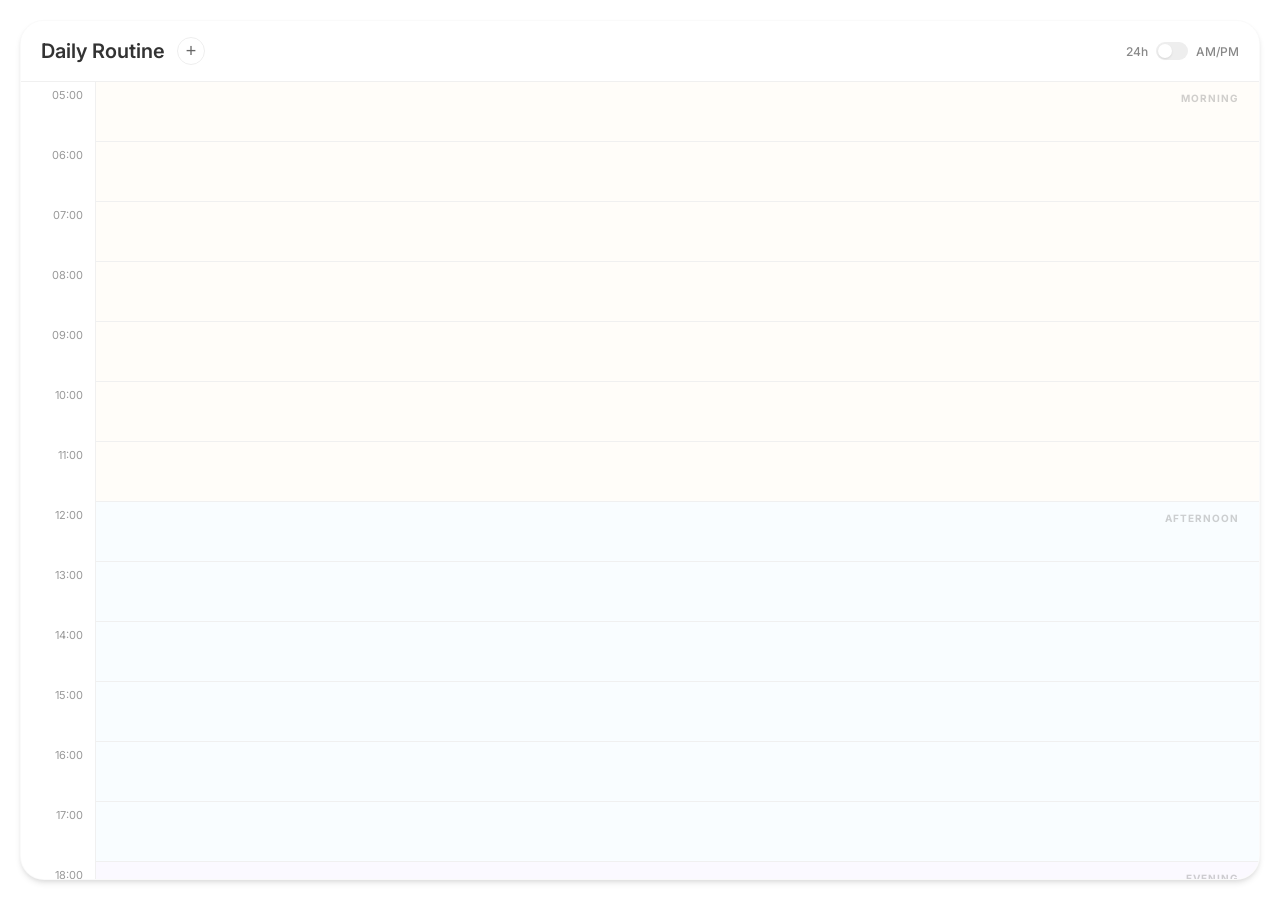
<file: index.html>
<!DOCTYPE html>
<html lang="en">

<head>
    <meta charset="UTF-8">
    <meta name="viewport" content="width=device-width, initial-scale=1.0">
    <title>Daily Routine</title>
    <link rel="preconnect" href="https://fonts.googleapis.com">
    <link rel="preconnect" href="https://fonts.gstatic.com" crossorigin>
    <link href="https://fonts.googleapis.com/css2?family=Inter:wght@400;500;600;700&display=swap" rel="stylesheet">
    <link rel="stylesheet" href="style.css">
</head>

<body>
    <div class="app-container">
        <header class="header">
            <div class="header-left">
                <h1>Daily Routine</h1>
                <button id="add-event-btn" class="add-btn" title="Add Entry">+</button>
            </div>
            <div class="controls">
                <span class="time-format-label">24h</span>
                <label class="switch">
                    <input type="checkbox" id="time-format-toggle">
                    <span class="slider round"></span>
                </label>
                <span class="time-format-label">AM/PM</span>
            </div>
        </header>

        <div class="planner-wrapper">
            <div class="time-column" id="time-column">
                <!-- Time labels generated by JS -->
            </div>
            <div class="days-grid" id="days-grid">
                <!-- Single Day Column generated by JS -->
            </div>
        </div>
    </div>

    <!-- Modal -->
    <div id="event-modal" class="modal hidden">
        <div class="modal-content">
            <div class="modal-header">
                <h2 id="modal-title">New Entry</h2>
                <button id="close-modal" class="close-btn">&times;</button>
            </div>
            <div class="modal-body">
                <div class="form-group">
                    <label for="event-title">Activity</label>
                    <input type="text" id="event-title" autocapitalize="words">
                </div>

                <!-- Day selection hidden/removed for Daily Routine -->
                <input type="hidden" id="event-day" value="0">

                <div class="form-row">
                    <div class="form-group">
                        <label>Start</label>
                        <div id="start-wrapper" class="time-12h">
                            <input type="number" id="start-h" min="0" max="23" placeholder="09" class="t-input">
                            <span class="colon">:</span>
                            <input type="number" id="start-m" min="0" max="59" placeholder="00" class="t-input">
                            <select id="start-ampm" class="t-select hidden">
                                <option value="AM">AM</option>
                                <option value="PM">PM</option>
                            </select>
                            <input type="hidden" id="event-start">
                        </div>
                    </div>
                    <div class="form-group">
                        <label>End</label>
                        <div id="end-wrapper" class="time-12h">
                            <input type="number" id="end-h" min="0" max="23" placeholder="10" class="t-input">
                            <span class="colon">:</span>
                            <input type="number" id="end-m" min="0" max="59" placeholder="00" class="t-input">
                            <select id="end-ampm" class="t-select hidden">
                                <option value="AM">AM</option>
                                <option value="PM">PM</option>
                            </select>
                            <input type="hidden" id="event-end">
                        </div>
                        <div id="time-error-msg" class="error-text hidden">End time must be after start time</div>
                    </div>
                </div>

                <div class="form-group">
                    <label>Color Tag</label>
                    <div class="color-options" id="color-options">
                        <!-- Generated by JS -->
                    </div>
                </div>
            </div>
            <div class="modal-footer">
                <button id="delete-btn" class="btn btn-danger hidden">Delete</button>
                <div class="spacer"></div>
                <button id="cancel-btn" class="btn btn-secondary">Cancel</button>
                <button id="save-btn" class="btn btn-primary">Save</button>
            </div>
        </div>
    </div>

    <script src="script.js"></script>
</body>

</html>
</file>
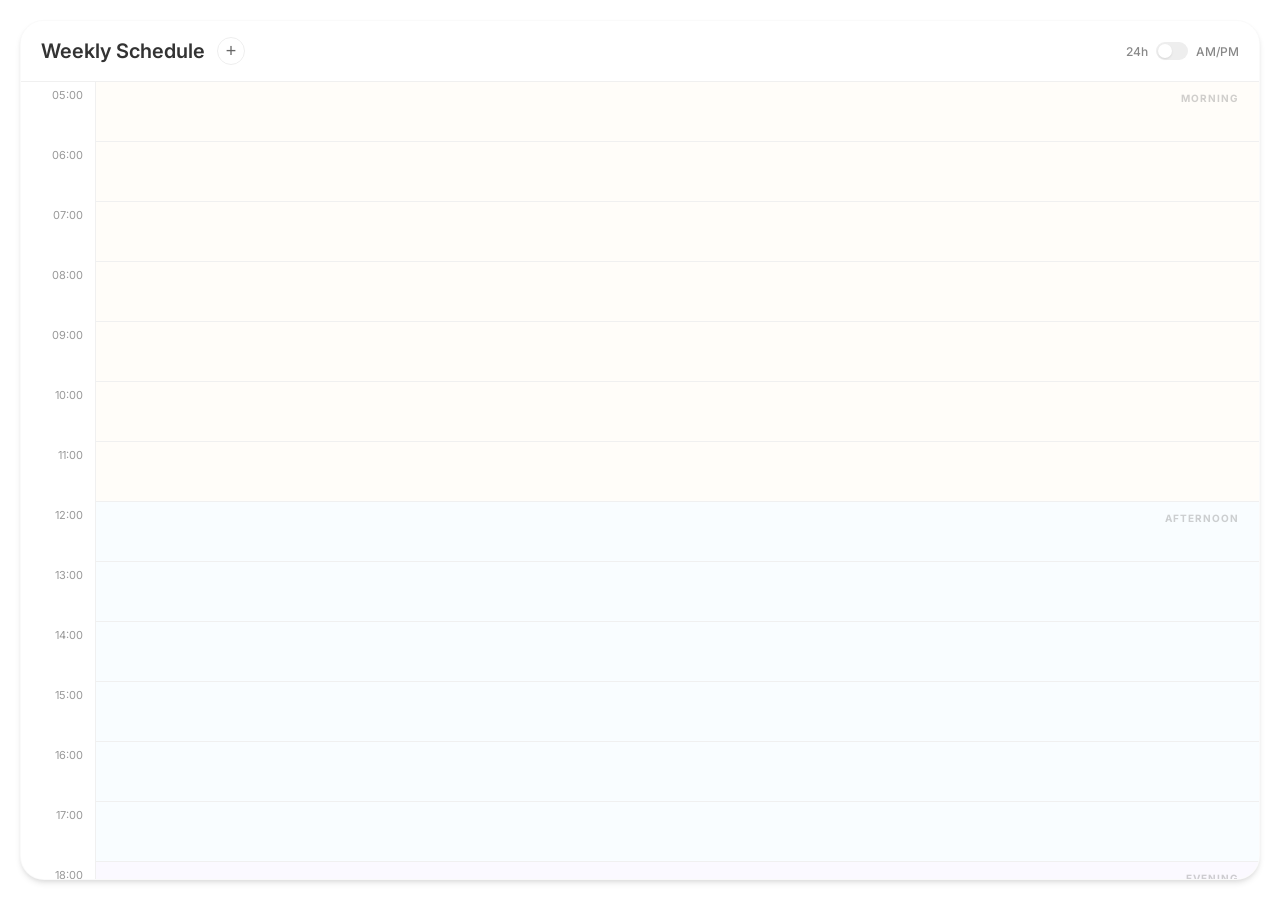
<file: index copie.html>
<!DOCTYPE html>
<html lang="en">

<head>
    <meta charset="UTF-8">
    <meta name="viewport" content="width=device-width, initial-scale=1.0">
    <title>Weekly Planner</title>
    <link rel="preconnect" href="https://fonts.googleapis.com">
    <link rel="preconnect" href="https://fonts.gstatic.com" crossorigin>
    <link href="https://fonts.googleapis.com/css2?family=Inter:wght@400;500;600;700&display=swap" rel="stylesheet">
    <link rel="stylesheet" href="style.css">
</head>

<body>
    <div class="app-container">
        <header class="header">
            <div class="header-left">
                <h1>Weekly Schedule</h1>
                <button id="add-event-btn" class="add-btn" title="Add Entry">+</button>
            </div>
            <div class="controls">
                <span class="time-format-label">24h</span>
                <label class="switch">
                    <input type="checkbox" id="time-format-toggle">
                    <span class="slider round"></span>
                </label>
                <span class="time-format-label">AM/PM</span>
            </div>
        </header>

        <div class="planner-wrapper">
            <div class="time-column" id="time-column">
                <!-- Time labels generated by JS -->
            </div>
            <div class="days-grid" id="days-grid">
                <!-- Grid columns and events generated by JS -->
            </div>
        </div>
    </div>

    <!-- Modal -->
    <div id="event-modal" class="modal hidden">
        <div class="modal-content">
            <div class="modal-header">
                <h2 id="modal-title">New Entry</h2>
                <button id="close-modal" class="close-btn">&times;</button>
            </div>
            <div class="modal-body">
                <div class="form-group">
                    <label for="event-title">Title</label>
                    <input type="text" id="event-title" autocapitalize="words">
                </div>

                <div class="form-row">
                    <div class="form-group">
                        <label for="event-day">Day</label>
                        <select id="event-day">
                            <option value="0">Monday</option>
                            <option value="1">Tuesday</option>
                            <option value="2">Wednesday</option>
                            <option value="3">Thursday</option>
                            <option value="4">Friday</option>
                            <option value="5">Saturday</option>
                            <option value="6">Sunday</option>
                        </select>
                    </div>
                </div>

                <div class="form-row">
                    <div class="form-group">
                        <label>Start</label>
                        <div id="start-wrapper" class="time-12h">
                            <input type="number" id="start-h" min="0" max="23" placeholder="09" class="t-input">
                            <span class="colon">:</span>
                            <input type="number" id="start-m" min="0" max="59" placeholder="00" class="t-input">
                            <select id="start-ampm" class="t-select hidden">
                                <option value="AM">AM</option>
                                <option value="PM">PM</option>
                            </select>
                            <!-- Hidden storage for easy access or just use JS to build -->
                            <input type="hidden" id="event-start">
                        </div>
                    </div>
                    <div class="form-group">
                        <label>End</label>
                        <div id="end-wrapper" class="time-12h">
                            <input type="number" id="end-h" min="0" max="23" placeholder="10" class="t-input">
                            <span class="colon">:</span>
                            <input type="number" id="end-m" min="0" max="59" placeholder="00" class="t-input">
                            <select id="end-ampm" class="t-select hidden">
                                <option value="AM">AM</option>
                                <option value="PM">PM</option>
                            </select>
                            <input type="hidden" id="event-end">
                        </div>
                        <div id="time-error-msg" class="error-text hidden">The end time must be after the start time.
                        </div>
                    </div>
                </div>

                <div class="form-group">
                    <label>Color</label>
                    <div class="color-options" id="color-options">
                        <!-- Generated by JS -->
                    </div>
                </div>
            </div>
            <div class="modal-footer">
                <button id="delete-btn" class="btn btn-danger hidden">Delete</button>
                <div class="spacer"></div>
                <button id="cancel-btn" class="btn btn-secondary">Cancel</button>
                <button id="save-btn" class="btn btn-primary">Save</button>
            </div>
        </div>
    </div>

    <script src="script.js"></script>
</body>

</html>
</file>
<file: style.css>
:root {
    --font-family: 'Inter', -apple-system, BlinkMacSystemFont, "Segoe UI", Roboto, Helvetica, Arial, sans-serif;
    --text-color: #333333;
    --text-muted: #666666;
    --grid-line: #F0F0F0;
    --card-bg: #FFFFFF;
    --header-bg: #F9F9F9;
    --shadow-sm: 0 1px 2px 0 rgba(0, 0, 0, 0.05);
    --shadow-md: 0 4px 6px -1px rgba(0, 0, 0, 0.1), 0 2px 4px -1px rgba(0, 0, 0, 0.06);
    --radius-card: 24px;
    /* Notion widgets meant to fill frames often look better flush or with minimal radius */
    --radius-label: 8px;

    /* Colors */
    --c-blue-bg: #E1F5FE;
    --c-blue-border: #0288D1;
    --c-green-bg: #E8F5E9;
    --c-green-border: #388E3C;
    --c-rose-bg: #FCE4EC;
    --c-rose-border: #D81B60;
    --c-purple-bg: #F3E5F5;
    --c-purple-border: #7B1FA2;
    --c-orange-bg: #FFF0EB;
    --c-orange-border: #FF8B66;
    --c-grey-bg: #F5F5F5;
    --c-grey-border: #616161;

    --slot-height: 60px;

    /* Zoning colors */
    --zone-morning: rgba(255, 250, 240, 0.4);
    --zone-afternoon: rgba(240, 250, 255, 0.4);
    --zone-evening: rgba(245, 240, 255, 0.4);
}

* {
    box-sizing: border-box;
    margin: 0;
    padding: 0;
}

body {
    font-family: var(--font-family);
    color: var(--text-color);
    background-color: transparent;
    padding: 20px;
    /* Remove padding to fill Notion block */
    height: 100vh;
    display: flex;
    justify-content: center;
    align-items: flex-start;
    overflow: hidden;
}

/* Scrollbar styling */
::-webkit-scrollbar {
    width: 6px;
    /* Hide scrollbars for cleaner Notion look, rely on trackpad/mouse scroll */
    background: transparent;
}

::-webkit-scrollbar-thumb {
    background: #e0e0e0;
    border-radius: 3px;
}

::-webkit-scrollbar-thumb:hover {
    background: #d0d0d0;
}


.app-container {
    background: var(--card-bg);
    border-radius: var(--radius-card);
    width: 100%;
    max-width: 100%;
    height: 100%;
    display: flex;
    flex-direction: column;
    box-shadow: var(--shadow-md);
    overflow: hidden;
    border: 1px solid rgba(0, 0, 0, 0.02);
}

/* Header */
.header {
    padding: 16px 20px;
    display: flex;
    justify-content: space-between;
    align-items: center;
    border-bottom: 1px solid var(--grid-line);
    flex-shrink: 0;
    background: var(--card-bg);
    z-index: 10;
}

.header-left {
    display: flex;
    align-items: center;
    gap: 12px;
}

.header h1 {
    font-size: 20px;
    font-weight: 600;
    color: var(--text-color);
}

.add-btn {
    width: 28px;
    height: 28px;
    border-radius: 50%;
    border: 1px solid #eee;
    background: #fff;
    color: #666;
    font-size: 18px;
    line-height: 1;
    cursor: pointer;
    display: flex;
    align-items: center;
    justify-content: center;
    transition: all 0.2s;
}

.add-btn:hover {
    background: #333;
    color: #fff;
    border-color: #333;
}

.controls {
    display: flex;
    align-items: center;
    gap: 8px;
    font-size: 12px;
    font-weight: 500;
    color: #888;
}

/* Switch */
.switch {
    position: relative;
    display: inline-block;
    width: 32px;
    height: 18px;
}

.switch input {
    opacity: 0;
    width: 0;
    height: 0;
}

.slider {
    position: absolute;
    cursor: pointer;
    top: 0;
    left: 0;
    right: 0;
    bottom: 0;
    background-color: #eee;
    transition: .4s;
    border-radius: 20px;
}

.slider:before {
    position: absolute;
    content: "";
    height: 14px;
    width: 14px;
    left: 2px;
    bottom: 2px;
    background-color: white;
    transition: .4s;
    border-radius: 50%;
    box-shadow: 0 1px 2px rgba(0, 0, 0, 0.1);
}

input:checked+.slider {
    background-color: #333;
}

input:checked+.slider:before {
    transform: translateX(14px);
}

/* Layout */
.planner-wrapper {
    display: flex;
    flex-direction: row;
    flex: 1;
    overflow-y: auto;
    position: relative;
    background: #fff;
    scroll-behavior: smooth;
}

.time-column {
    position: sticky;
    left: 0;
    z-index: 50;
    width: 75px;
    min-width: 75px;
    background: #fff;
    /* Match bg to avoid transparency over events */
    border-right: 1px solid var(--grid-line);
    padding-top: 0;
    padding-bottom: 20px;
}

.time-corner-spacer {
    /* No header anymore, but we might need a small top spacing */
    height: 0px;
}

.time-slot {
    height: var(--slot-height);
    font-size: 11px;
    color: #999;
    text-align: right;
    padding-right: 12px;
    display: flex;
    align-items: flex-start;
    justify-content: flex-end;
    padding-top: 6px;
    /* Offset for text alignment with line */
    position: relative;
    white-space: nowrap;
}

/* Horizontal lines traversing the day column */
.time-slot::after {
    content: "";
    position: absolute;
    right: -100vw;
    /* Extend far to the right */
    top: 0;
    width: 200vw;
    /* Span across the day grid */
    height: 1px;
    background: var(--grid-line);
    pointer-events: none;
    z-index: 1;
}

.time-slot.last-slot::after {
    display: none;
}

.days-grid {
    display: flex;
    flex: 1;
    min-width: 0;
    position: relative;
    /* Ensure lines from time-slot are visible/clipped correctly if we used ::after, but better to render lines in grid-cell or use global lines? 
       Actually, common pattern is grid-cell borders. 
       Let's use the time-slot ::after approach or the previous grid-cell approach.
       Previous used grid-cell. Let's stick to grid-cell for clean borders. */
}

/* Time-slot ::after is a bit risky with overflows. Let's revert and use grid-cells. */
.time-slot::after {
    display: none;
}


.day-column {
    flex: 1;
    position: relative;
    display: flex;
    flex-direction: column;
}

.day-body {
    position: relative;
    flex: 1;
    display: flex;
    flex-direction: column;
}

/* Zoning */
.day-zone {
    position: absolute;
    left: 0;
    right: 0;
    z-index: 0;
    display: flex;
    align-items: flex-start;
    justify-content: flex-end;
    /* Label on right or left? user said 'discreet text labels' */
    padding: 10px 20px;
    pointer-events: none;
}

.zone-label {
    font-size: 10px;
    font-weight: 700;
    letter-spacing: 1px;
    color: var(--text-muted);
    opacity: 0.3;
    text-transform: uppercase;
}

.zone-morning {
    background: var(--zone-morning);
}

.zone-afternoon {
    background: var(--zone-afternoon);
}

.zone-evening {
    background: var(--zone-evening);
}

.grid-cell {
    height: var(--slot-height);
    border-bottom: 1px solid var(--grid-line);
    width: 100%;
    box-sizing: border-box;
    z-index: 1;
    /* Above background zones */
}

/* Current Time Indicator (Optional but nice) */
/* Events */
.event-card {
    position: absolute;
    padding: 6px 12px;
    border-radius: var(--radius-label);
    font-size: 13px;
    font-weight: 500;
    color: var(--text-color);
    overflow: hidden;
    cursor: pointer;
    box-shadow: 0 1px 3px rgba(0, 0, 0, 0.08);
    display: flex;
    flex-direction: row;
    /* Horizontal layout for title - time */
    align-items: center;
    gap: 8px;
    z-index: 10;
    transition: transform 0.1s;
    /* Width and Left set by JS */
}

.event-card.compact {
    flex-direction: column;
    align-items: flex-start;
    gap: 2px;
}

.event-card:hover {
    z-index: 100 !important;
    transform: scale(1.01);
}

.event-card.blue {
    background: var(--c-blue-bg);
    border-left: 3px solid var(--c-blue-border);
}

.event-card.green {
    background: var(--c-green-bg);
    border-left: 3px solid var(--c-green-border);
}

.event-card.rose {
    background: var(--c-rose-bg);
    border-left: 3px solid var(--c-rose-border);
}

.event-card.purple {
    background: var(--c-purple-bg);
    border-left: 3px solid var(--c-purple-border);
}

.event-card.orange {
    background: var(--c-orange-bg);
    border-left: 3px solid var(--c-orange-border);
}

.event-card.grey {
    background: var(--c-grey-bg);
    border-left: 3px solid var(--c-grey-border);
}

/* Modal */
.modal {
    position: fixed;
    top: 0;
    left: 0;
    right: 0;
    bottom: 0;
    background: rgba(0, 0, 0, 0.4);
    display: flex;
    justify-content: center;
    align-items: center;
    z-index: 3000;
    opacity: 0;
    pointer-events: none;
    transition: opacity 0.2s ease;
    backdrop-filter: blur(2px);
}

.modal.visible {
    opacity: 1;
    pointer-events: auto;
}

.modal-content {
    background: white;
    padding: 24px;
    border-radius: 16px;
    width: 400px;
    max-width: 90%;
    box-shadow: 0 10px 30px rgba(0, 0, 0, 0.15);
    transform: scale(0.96);
    transition: transform 0.2s ease;
}

.modal.visible .modal-content {
    transform: scale(1);
}

.modal-header {
    display: flex;
    justify-content: space-between;
    align-items: center;
    margin-bottom: 24px;
}

.modal-header h2 {
    font-size: 18px;
    font-weight: 600;
}

.close-btn {
    background: none;
    border: none;
    font-size: 24px;
    cursor: pointer;
    color: #999;
}

.form-group {
    margin-bottom: 20px;
}

.form-group label {
    display: block;
    font-size: 12px;
    font-weight: 600;
    color: #666;
    margin-bottom: 8px;
    text-transform: uppercase;
    letter-spacing: 0.5px;
}

.form-group input[type="text"] {
    width: 100%;
    padding: 12px;
    border: 1px solid #eee;
    background: #fcfcfc;
    border-radius: 8px;
    font-size: 15px;
}

.form-row {
    display: flex;
    gap: 16px;
}

.form-row .form-group {
    flex: 1;
}

.time-12h {
    display: flex;
    gap: 4px;
    align-items: center;
}

.t-input {
    width: 44px;
    padding: 10px 4px;
    text-align: center;
    border: 1px solid #eee;
    border-radius: 6px;
    font-size: 14px;
    background: #fff;
}

.t-select {
    padding: 10px 4px;
    border: 1px solid #eee;
    border-radius: 6px;
    font-size: 14px;
    background: #fff;
    cursor: pointer;
}

.colon {
    font-weight: 600;
    color: #ccc;
}

.color-options {
    display: flex;
    gap: 12px;
}

.color-option {
    width: 32px;
    height: 32px;
    border-radius: 50%;
    cursor: pointer;
    border: 2px solid transparent;
    transition: transform 0.2s;
}

.color-option.selected {
    transform: scale(1.15);
    box-shadow: 0 0 0 2px #fff, 0 0 0 4px var(--glow-color);
}

.modal-footer {
    display: flex;
    justify-content: flex-end;
    gap: 12px;
    margin-top: 32px;
}

.spacer {
    flex: 1;
}

.btn {
    padding: 10px 20px;
    border-radius: 8px;
    font-size: 14px;
    font-weight: 500;
    border: none;
    cursor: pointer;
}

.btn-primary {
    background: #111;
    color: white;
}

.btn-secondary {
    background: #f5f5f5;
    color: #333;
}

.btn-danger {
    background: #fff0f0;
    color: #d32f2f;
}

.hidden {
    display: none !important;
}

.input-error {
    border-color: #FF3B30 !important;
}

.error-text {
    color: #FF3B30;
    font-size: 11px;
    margin-top: 4px;
}
</file>
